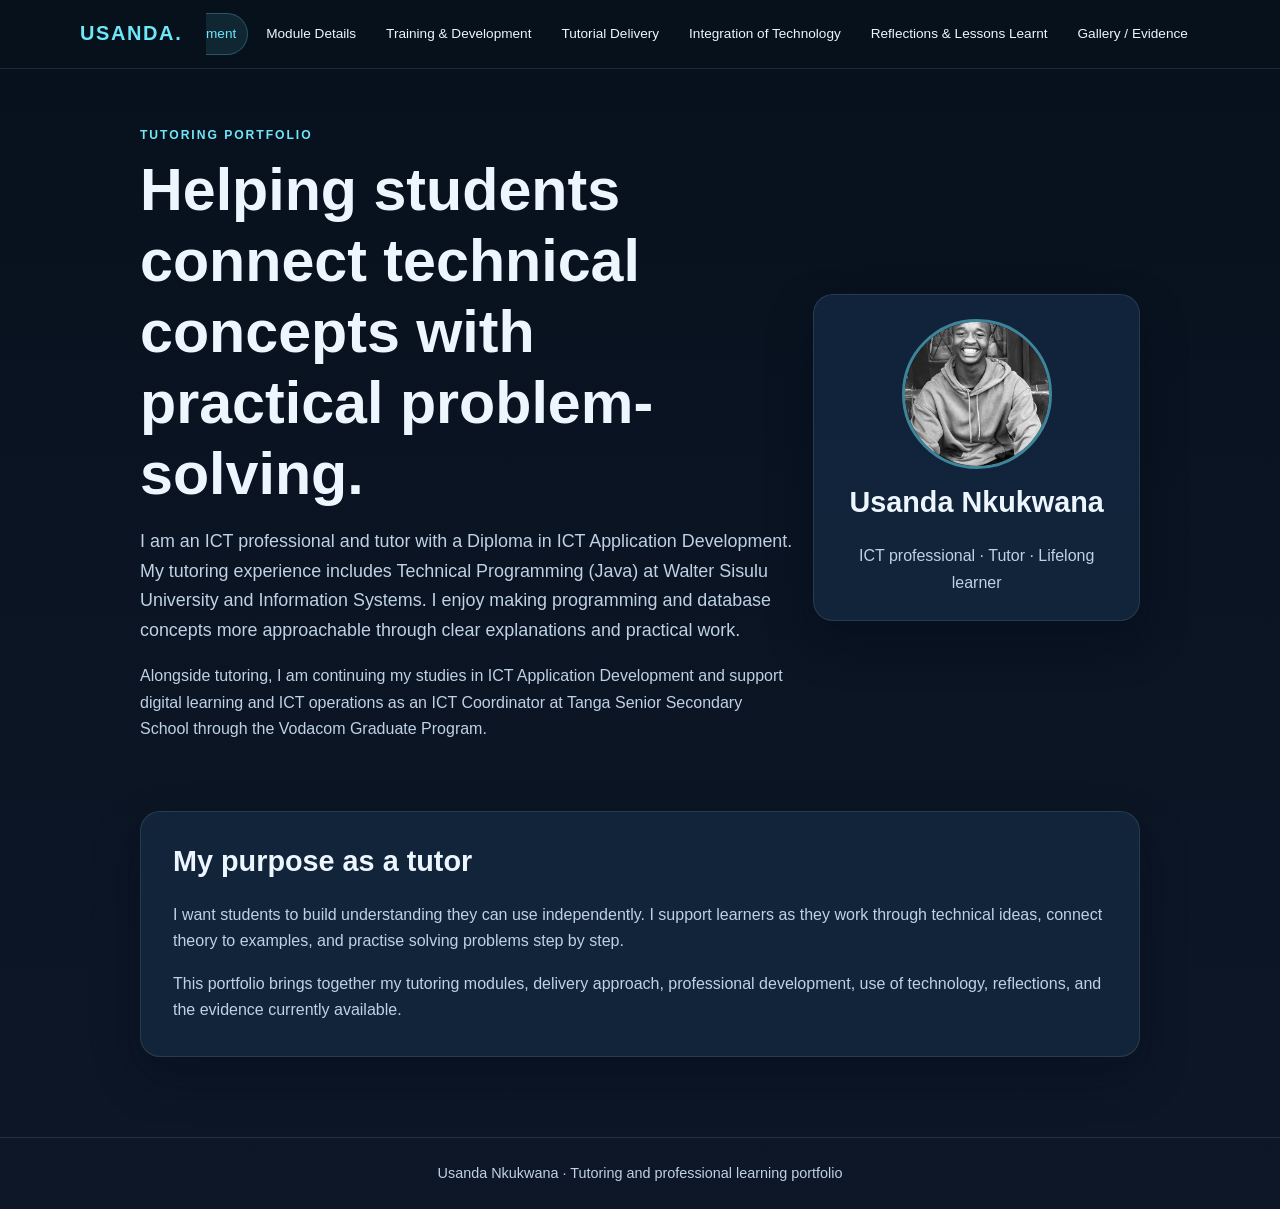
<file: index.html>
<!DOCTYPE html>
<html lang="en">
    <head>
        <meta charset="UTF-8">
        <meta name="viewport" content="width=device-width, initial-scale=1.0">
        <meta name="author" content="Usanda Nkukwana">
        <meta name="description" content="Tutoring experience, teaching practice, and professional development portfolio for Usanda Nkukwana.">
        <title>Personal Statement | Usanda Nkukwana</title>
        <link rel="stylesheet" href="tutor.css">
    </head>
    <body>
        <header class="site-header">
            <nav class="top-nav container" aria-label="Portfolio sections">
                <a class="brand" href="index.html">Usanda.</a>
                <ul>
                    <li><a href="index.html" aria-current="page">Personal Statement</a></li>
                    <li><a href="about.html">Module Details</a></li>
                    <li><a href="certificates.html">Training &amp; Development</a></li>
                    <li><a href="skills.html">Tutorial Delivery</a></li>
                    <li><a href="technology.html">Integration of Technology</a></li>
                    <li><a href="reflections.html">Reflections &amp; Lessons Learnt</a></li>
                    <li><a href="gallery.html">Gallery / Evidence</a></li>
                </ul>
            </nav>
        </header>

        <main class="page-shell">
            <section class="hero">
                <div class="page-intro">
                    <p class="eyebrow">Tutoring portfolio</p>
                    <h1>Helping students connect technical concepts with practical problem-solving.</h1>
                    <p class="lead">
                        I am an ICT professional and tutor with a Diploma in ICT Application Development. My tutoring experience includes Technical Programming (Java) at Walter Sisulu University and Information Systems. I enjoy making programming and database concepts more approachable through clear explanations and practical work.
                    </p>
                    <p>
                        Alongside tutoring, I am continuing my studies in ICT Application Development and support digital learning and ICT operations as an ICT Coordinator at Tanga Senior Secondary School through the Vodacom Graduate Program.
                    </p>
                </div>
                <aside class="profile-card">
                    <img class="avatar" src="profile.img.jpeg" alt="Usanda Nkukwana">
                    <h2>Usanda Nkukwana</h2>
                    <p>ICT professional · Tutor · Lifelong learner</p>
                </aside>
            </section>

            <section class="content-card">
                <h2>My purpose as a tutor</h2>
                <p>
                    I want students to build understanding they can use independently. I support learners as they work through technical ideas, connect theory to examples, and practise solving problems step by step.
                </p>
                <p>
                    This portfolio brings together my tutoring modules, delivery approach, professional development, use of technology, reflections, and the evidence currently available.
                </p>
            </section>
        </main>

        <footer class="site-footer">
            <p>Usanda Nkukwana · Tutoring and professional learning portfolio</p>
        </footer>
    </body>
</html>
</file>
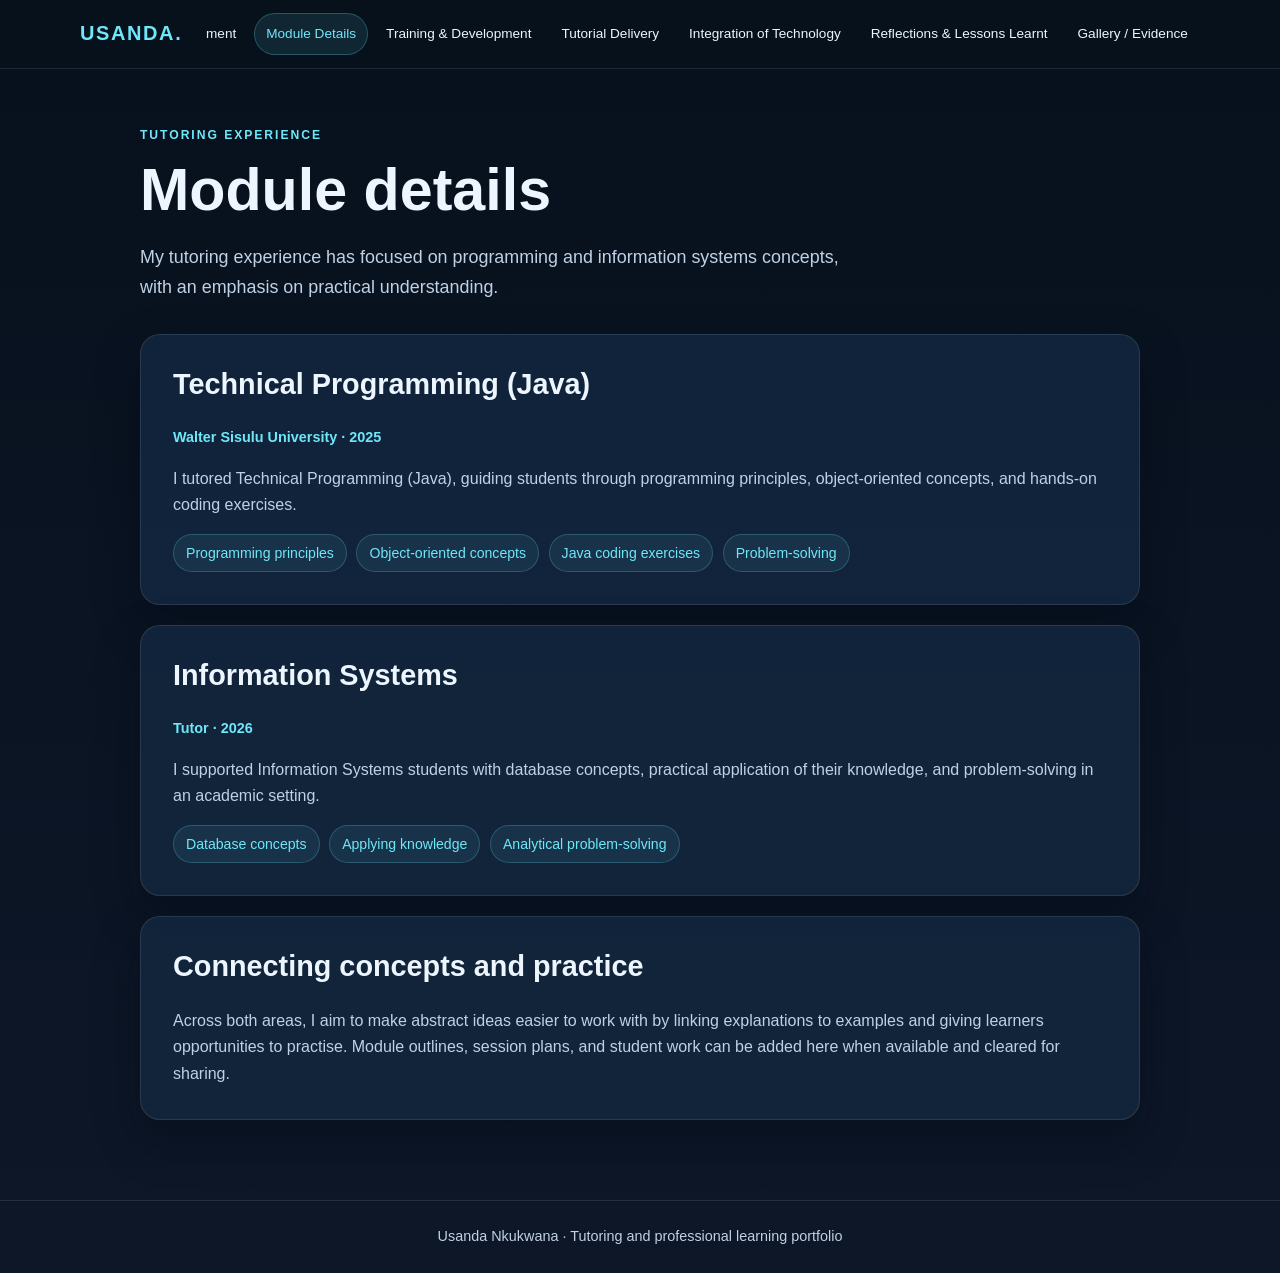
<file: about.html>
<!DOCTYPE html>
<html lang="en">
    <head>
        <meta charset="UTF-8">
        <meta name="viewport" content="width=device-width, initial-scale=1.0">
        <meta name="author" content="Usanda Nkukwana">
        <title>Module Details | Usanda Nkukwana</title>
        <link rel="stylesheet" href="tutor.css">
    </head>
    <body>
        <header class="site-header">
            <nav class="top-nav container" aria-label="Portfolio sections">
                <a class="brand" href="index.html">Usanda.</a>
                <ul>
                    <li><a href="index.html">Personal Statement</a></li>
                    <li><a href="about.html" aria-current="page">Module Details</a></li>
                    <li><a href="certificates.html">Training &amp; Development</a></li>
                    <li><a href="skills.html">Tutorial Delivery</a></li>
                    <li><a href="technology.html">Integration of Technology</a></li>
                    <li><a href="reflections.html">Reflections &amp; Lessons Learnt</a></li>
                    <li><a href="gallery.html">Gallery / Evidence</a></li>
                </ul>
            </nav>
        </header>

        <main class="page-shell">
            <section class="page-intro">
                <p class="eyebrow">Tutoring experience</p>
                <h1>Module details</h1>
                <p class="lead">My tutoring experience has focused on programming and information systems concepts, with an emphasis on practical understanding.</p>
            </section>
            <section class="content-card">
                <h2>Technical Programming (Java)</h2>
                <p class="meta">Walter Sisulu University · 2025</p>
                <p>I tutored Technical Programming (Java), guiding students through programming principles, object-oriented concepts, and hands-on coding exercises.</p>
                <ul class="tag-list" aria-label="Topics covered">
                    <li>Programming principles</li>
                    <li>Object-oriented concepts</li>
                    <li>Java coding exercises</li>
                    <li>Problem-solving</li>
                </ul>
            </section>
            <section class="content-card">
                <h2>Information Systems</h2>
                <p class="meta">Tutor · 2026</p>
                <p>I supported Information Systems students with database concepts, practical application of their knowledge, and problem-solving in an academic setting.</p>
                <ul class="tag-list" aria-label="Topics covered">
                    <li>Database concepts</li>
                    <li>Applying knowledge</li>
                    <li>Analytical problem-solving</li>
                </ul>
            </section>
            <section class="content-card">
                <h2>Connecting concepts and practice</h2>
                <p>Across both areas, I aim to make abstract ideas easier to work with by linking explanations to examples and giving learners opportunities to practise. Module outlines, session plans, and student work can be added here when available and cleared for sharing.</p>
            </section>
        </main>
        <footer class="site-footer"><p>Usanda Nkukwana · Tutoring and professional learning portfolio</p></footer>
    </body>
</html>
</file>
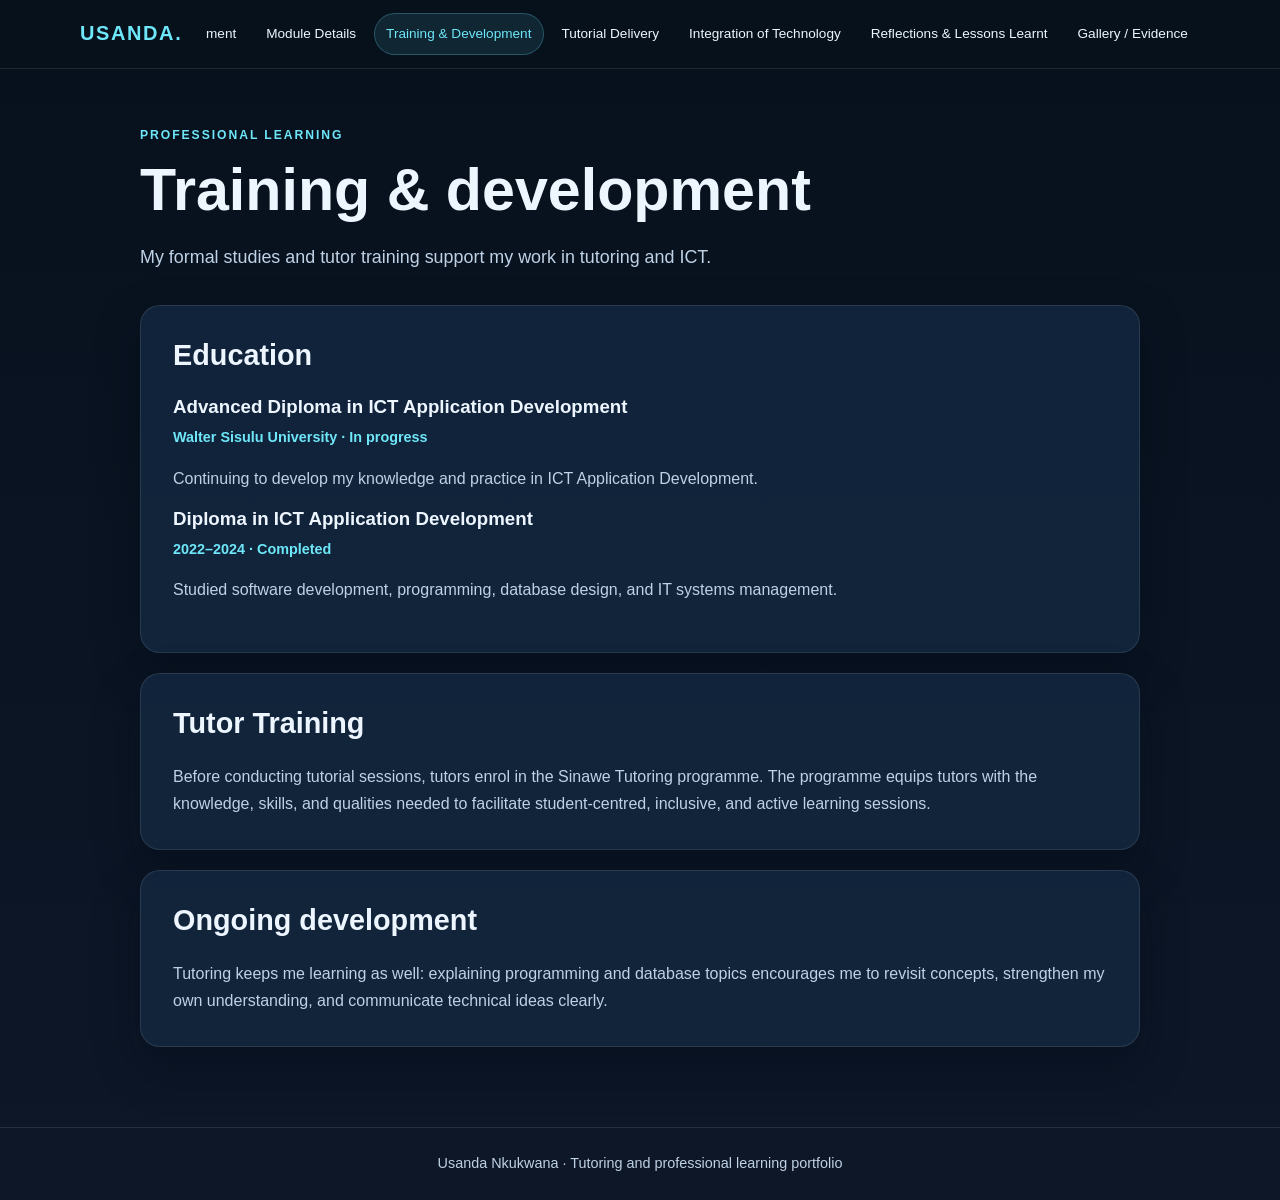
<file: certificates.html>
<!DOCTYPE html>
<html lang="en">
    <head>
        <meta charset="UTF-8">
        <meta name="viewport" content="width=device-width, initial-scale=1.0">
        <meta name="author" content="Usanda Nkukwana">
        <title>Training &amp; Development | Usanda Nkukwana</title>
        <link rel="stylesheet" href="tutor.css">
    </head>
    <body>
        <header class="site-header">
            <nav class="top-nav container" aria-label="Portfolio sections">
                <a class="brand" href="index.html">Usanda.</a>
                <ul>
                    <li><a href="index.html">Personal Statement</a></li>
                    <li><a href="about.html">Module Details</a></li>
                    <li><a href="certificates.html" aria-current="page">Training &amp; Development</a></li>
                    <li><a href="skills.html">Tutorial Delivery</a></li>
                    <li><a href="technology.html">Integration of Technology</a></li>
                    <li><a href="reflections.html">Reflections &amp; Lessons Learnt</a></li>
                    <li><a href="gallery.html">Gallery / Evidence</a></li>
                </ul>
            </nav>
        </header>

        <main class="page-shell">
            <section class="page-intro">
                <p class="eyebrow">Professional learning</p>
                <h1>Training &amp; development</h1>
                <p class="lead">My formal studies and tutor training support my work in tutoring and ICT.</p>
            </section>
            <section class="content-card">
                <h2>Education</h2>
                <article>
                    <h3>Advanced Diploma in ICT Application Development</h3>
                    <p class="meta">Walter Sisulu University · In progress</p>
                    <p>Continuing to develop my knowledge and practice in ICT Application Development.</p>
                </article>
                <article>
                    <h3>Diploma in ICT Application Development</h3>
                    <p class="meta">2022–2024 · Completed</p>
                    <p>Studied software development, programming, database design, and IT systems management.</p>
                </article>
            </section>
            <section class="content-card">
                <h2>Tutor Training</h2>
                <p>Before conducting tutorial sessions, tutors enrol in the Sinawe Tutoring programme. The programme equips tutors with the knowledge, skills, and qualities needed to facilitate student-centred, inclusive, and active learning sessions.</p>
            </section>
            <section class="content-card">
                <h2>Ongoing development</h2>
                <p>Tutoring keeps me learning as well: explaining programming and database topics encourages me to revisit concepts, strengthen my own understanding, and communicate technical ideas clearly.</p>
            </section>
        </main>
        <footer class="site-footer"><p>Usanda Nkukwana · Tutoring and professional learning portfolio</p></footer>
    </body>
</html>
</file>
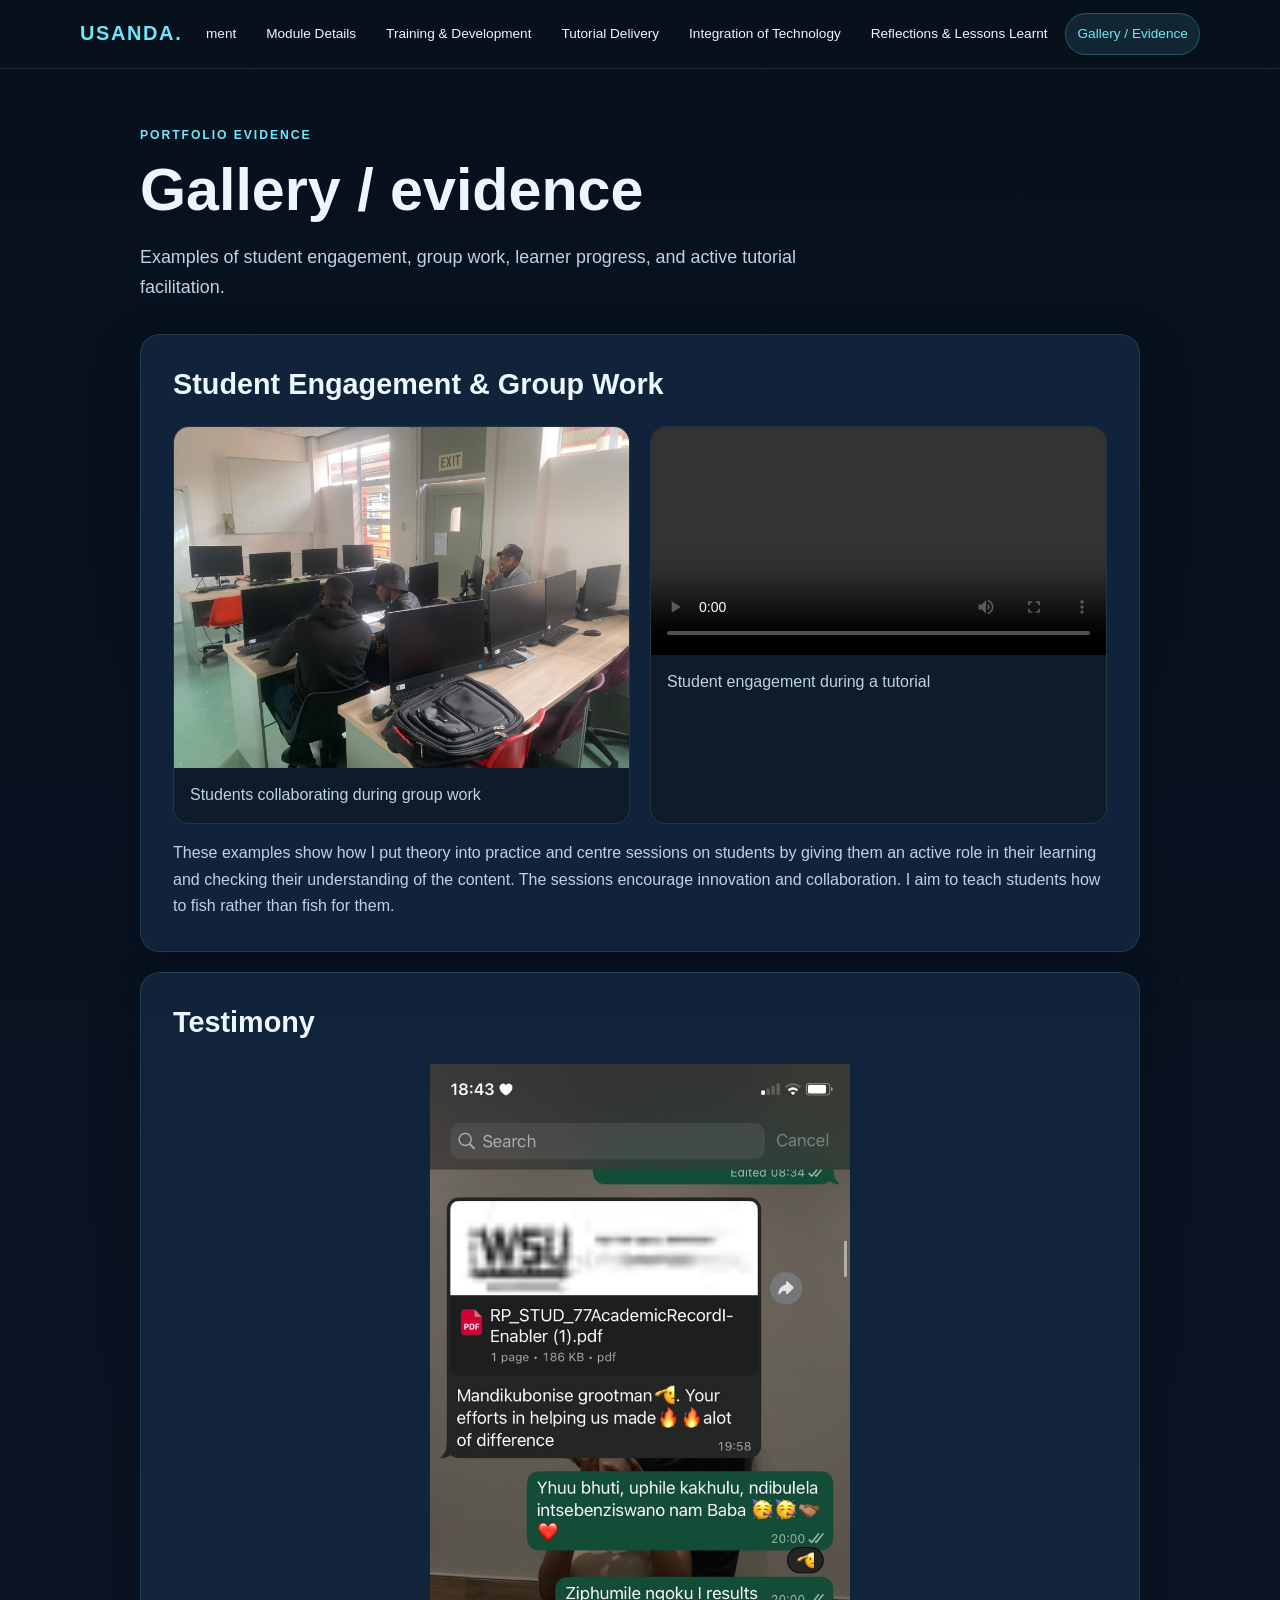
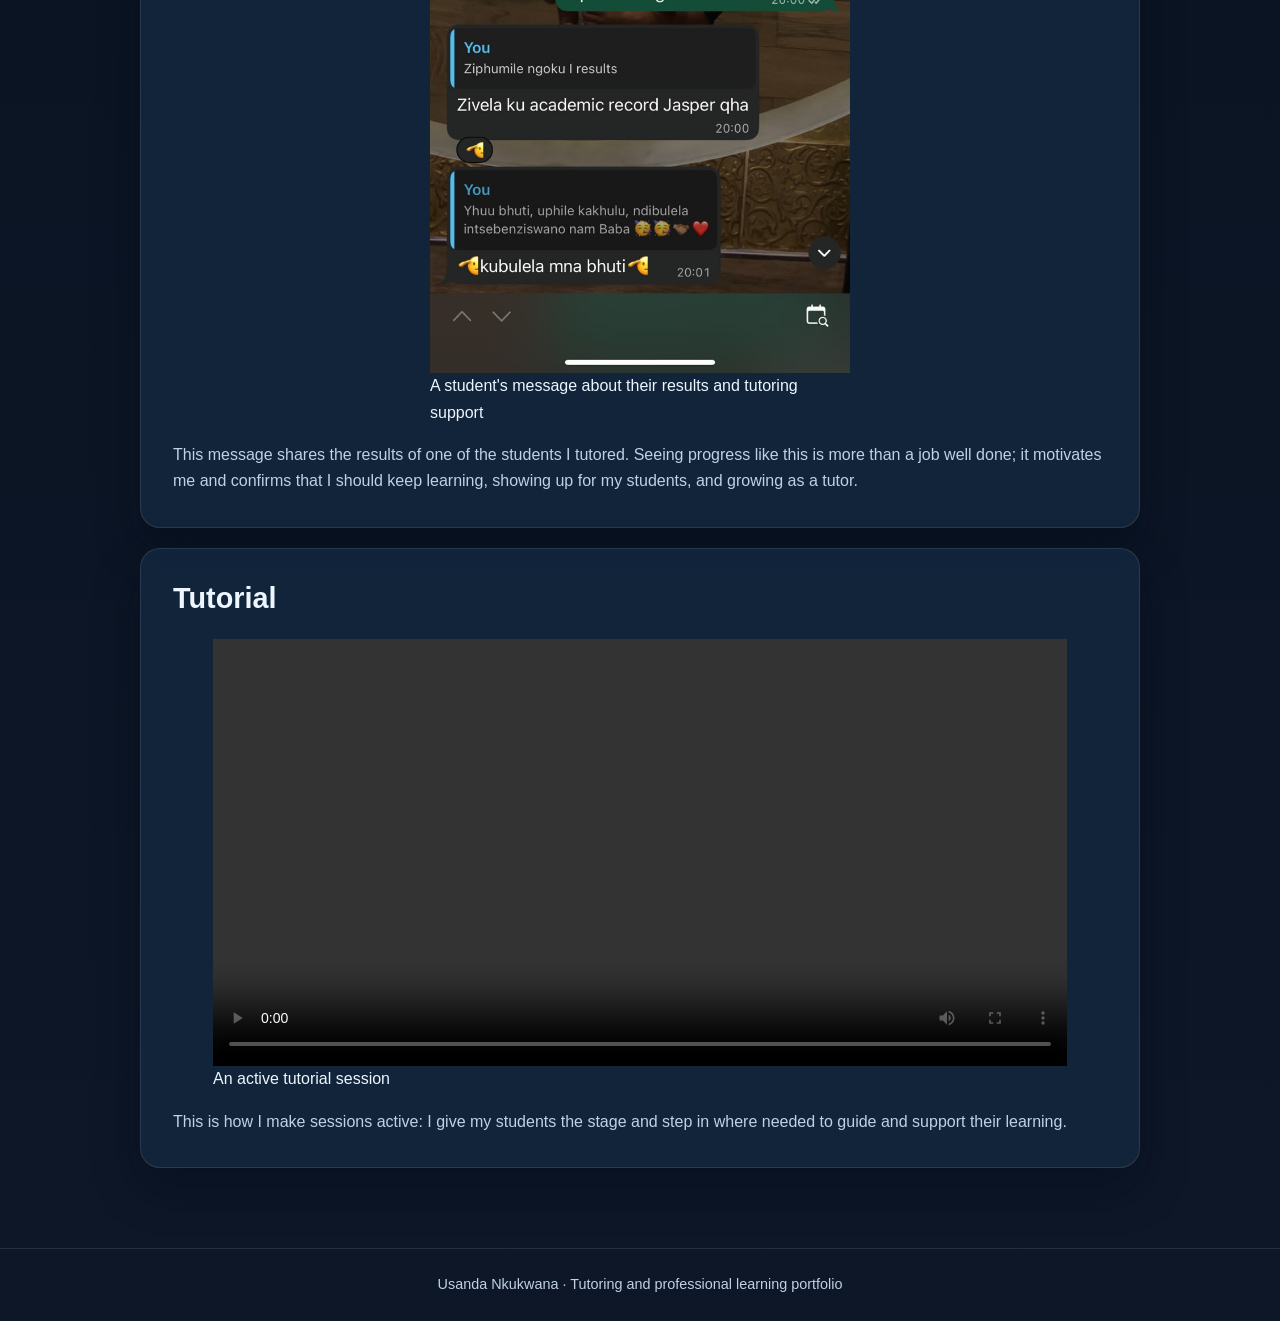
<file: gallery.html>
<!DOCTYPE html>
<html lang="en">
    <head>
        <meta charset="UTF-8">
        <meta name="viewport" content="width=device-width, initial-scale=1.0">
        <meta name="author" content="Usanda Nkukwana">
        <title>Gallery / Evidence | Usanda Nkukwana</title>
        <link rel="stylesheet" href="tutor.css">
    </head>
    <body>
        <header class="site-header">
            <nav class="top-nav container" aria-label="Portfolio sections">
                <a class="brand" href="index.html">Usanda.</a>
                <ul>
                    <li><a href="index.html">Personal Statement</a></li>
                    <li><a href="about.html">Module Details</a></li>
                    <li><a href="certificates.html">Training &amp; Development</a></li>
                    <li><a href="skills.html">Tutorial Delivery</a></li>
                    <li><a href="technology.html">Integration of Technology</a></li>
                    <li><a href="reflections.html">Reflections &amp; Lessons Learnt</a></li>
                    <li><a href="gallery.html" aria-current="page">Gallery / Evidence</a></li>
                </ul>
            </nav>
        </header>

        <main class="page-shell">
            <section class="page-intro">
                <p class="eyebrow">Portfolio evidence</p>
                <h1>Gallery / evidence</h1>
                <p class="lead">Examples of student engagement, group work, learner progress, and active tutorial facilitation.</p>
            </section>
            <section class="content-card">
                <h2>Student Engagement &amp; Group Work</h2>
                <div class="gallery-grid">
                    <figure>
                        <img src="Group%20work.jpeg" alt="Students working together at computers during a tutorial">
                        <figcaption>Students collaborating during group work</figcaption>
                    </figure>
                    <figure>
                        <video controls playsinline preload="metadata">
                            <source src="Student%20Engagement.mp4" type="video/mp4">
                            Your browser does not support embedded video.
                        </video>
                        <figcaption>Student engagement during a tutorial</figcaption>
                    </figure>
                </div>
                <p>These examples show how I put theory into practice and centre sessions on students by giving them an active role in their learning and checking their understanding of the content. The sessions encourage innovation and collaboration. I aim to teach students how to fish rather than fish for them.</p>
            </section>
            <section class="content-card">
                <h2>Testimony</h2>
                <figure class="gallery-testimony">
                    <img src="Testimony.jpeg" alt="A student's message sharing their academic results and appreciation">
                    <figcaption>A student's message about their results and tutoring support</figcaption>
                </figure>
                <p>This message shares the results of one of the students I tutored. Seeing progress like this is more than a job well done; it motivates me and confirms that I should keep learning, showing up for my students, and growing as a tutor.</p>
            </section>
            <section class="content-card">
                <h2>Tutorial</h2>
                <figure class="gallery-tutorial">
                    <video controls playsinline preload="metadata">
                        <source src="tutorial.mp4" type="video/mp4">
                        Your browser does not support embedded video.
                    </video>
                    <figcaption>An active tutorial session</figcaption>
                </figure>
                <p>This is how I make sessions active: I give my students the stage and step in where needed to guide and support their learning.</p>
            </section>
        </main>
        <footer class="site-footer"><p>Usanda Nkukwana · Tutoring and professional learning portfolio</p></footer>
    </body>
</html>
</file>
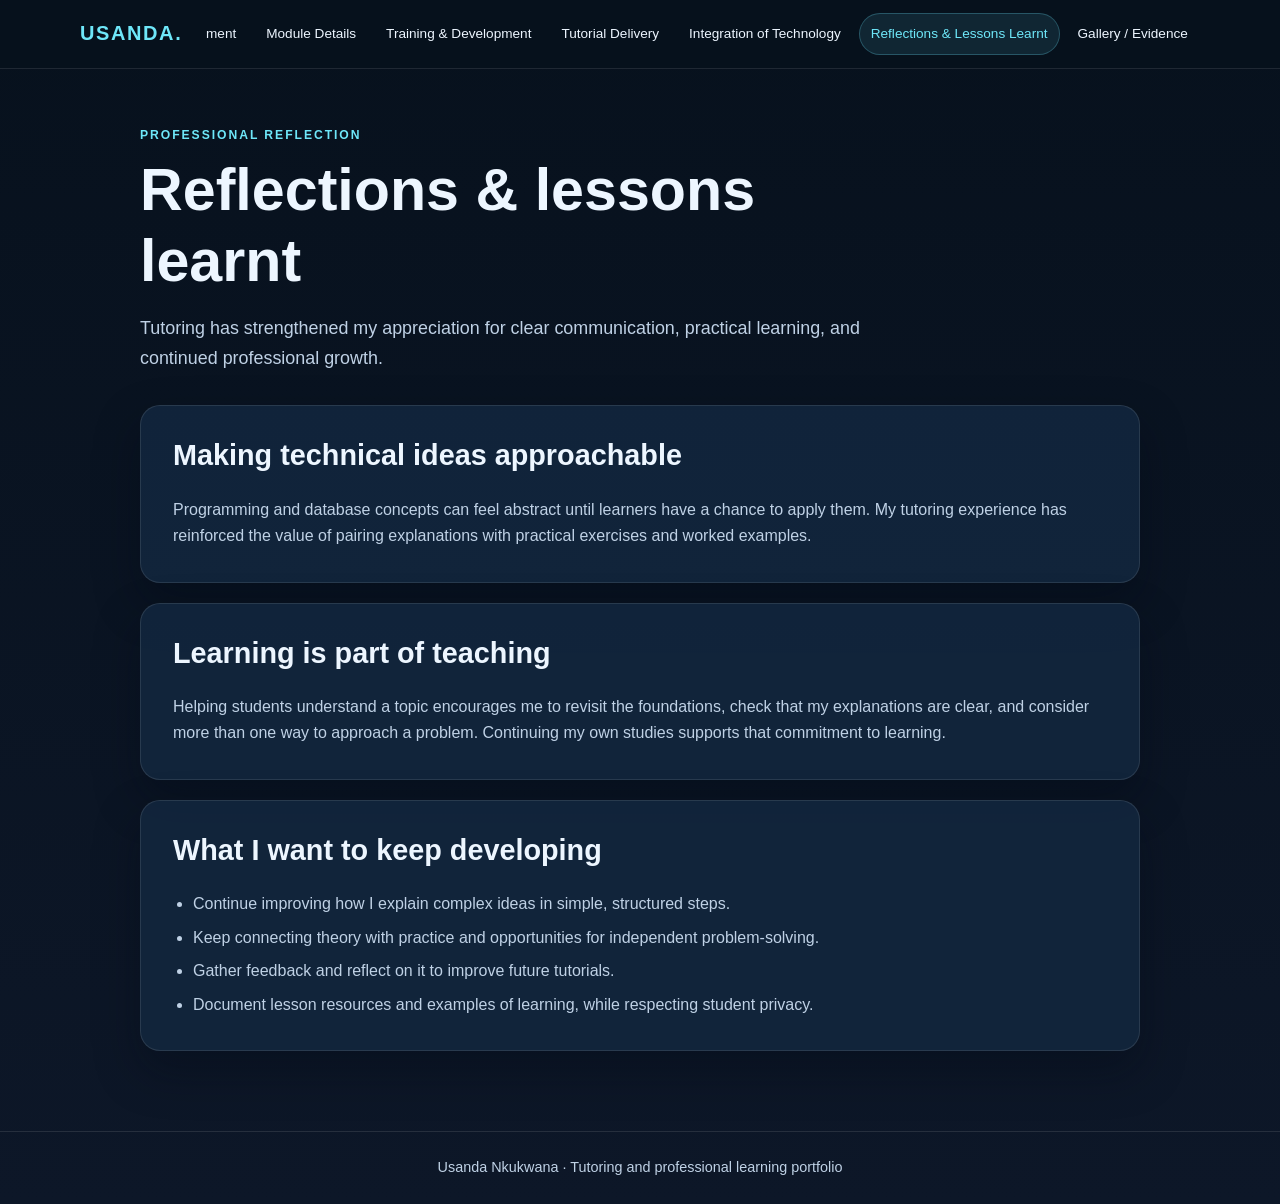
<file: reflections.html>
<!DOCTYPE html>
<html lang="en">
    <head>
        <meta charset="UTF-8">
        <meta name="viewport" content="width=device-width, initial-scale=1.0">
        <meta name="author" content="Usanda Nkukwana">
        <title>Reflections &amp; Lessons Learnt | Usanda Nkukwana</title>
        <link rel="stylesheet" href="tutor.css">
    </head>
    <body>
        <header class="site-header">
            <nav class="top-nav container" aria-label="Portfolio sections">
                <a class="brand" href="index.html">Usanda.</a>
                <ul>
                    <li><a href="index.html">Personal Statement</a></li>
                    <li><a href="about.html">Module Details</a></li>
                    <li><a href="certificates.html">Training &amp; Development</a></li>
                    <li><a href="skills.html">Tutorial Delivery</a></li>
                    <li><a href="technology.html">Integration of Technology</a></li>
                    <li><a href="reflections.html" aria-current="page">Reflections &amp; Lessons Learnt</a></li>
                    <li><a href="gallery.html">Gallery / Evidence</a></li>
                </ul>
            </nav>
        </header>

        <main class="page-shell">
            <section class="page-intro">
                <p class="eyebrow">Professional reflection</p>
                <h1>Reflections &amp; lessons learnt</h1>
                <p class="lead">Tutoring has strengthened my appreciation for clear communication, practical learning, and continued professional growth.</p>
            </section>
            <section class="content-card">
                <h2>Making technical ideas approachable</h2>
                <p>Programming and database concepts can feel abstract until learners have a chance to apply them. My tutoring experience has reinforced the value of pairing explanations with practical exercises and worked examples.</p>
            </section>
            <section class="content-card">
                <h2>Learning is part of teaching</h2>
                <p>Helping students understand a topic encourages me to revisit the foundations, check that my explanations are clear, and consider more than one way to approach a problem. Continuing my own studies supports that commitment to learning.</p>
            </section>
            <section class="content-card">
                <h2>What I want to keep developing</h2>
                <ul class="bullet-list">
                    <li>Continue improving how I explain complex ideas in simple, structured steps.</li>
                    <li>Keep connecting theory with practice and opportunities for independent problem-solving.</li>
                    <li>Gather feedback and reflect on it to improve future tutorials.</li>
                    <li>Document lesson resources and examples of learning, while respecting student privacy.</li>
                </ul>
            </section>
        </main>
        <footer class="site-footer"><p>Usanda Nkukwana · Tutoring and professional learning portfolio</p></footer>
    </body>
</html>
</file>
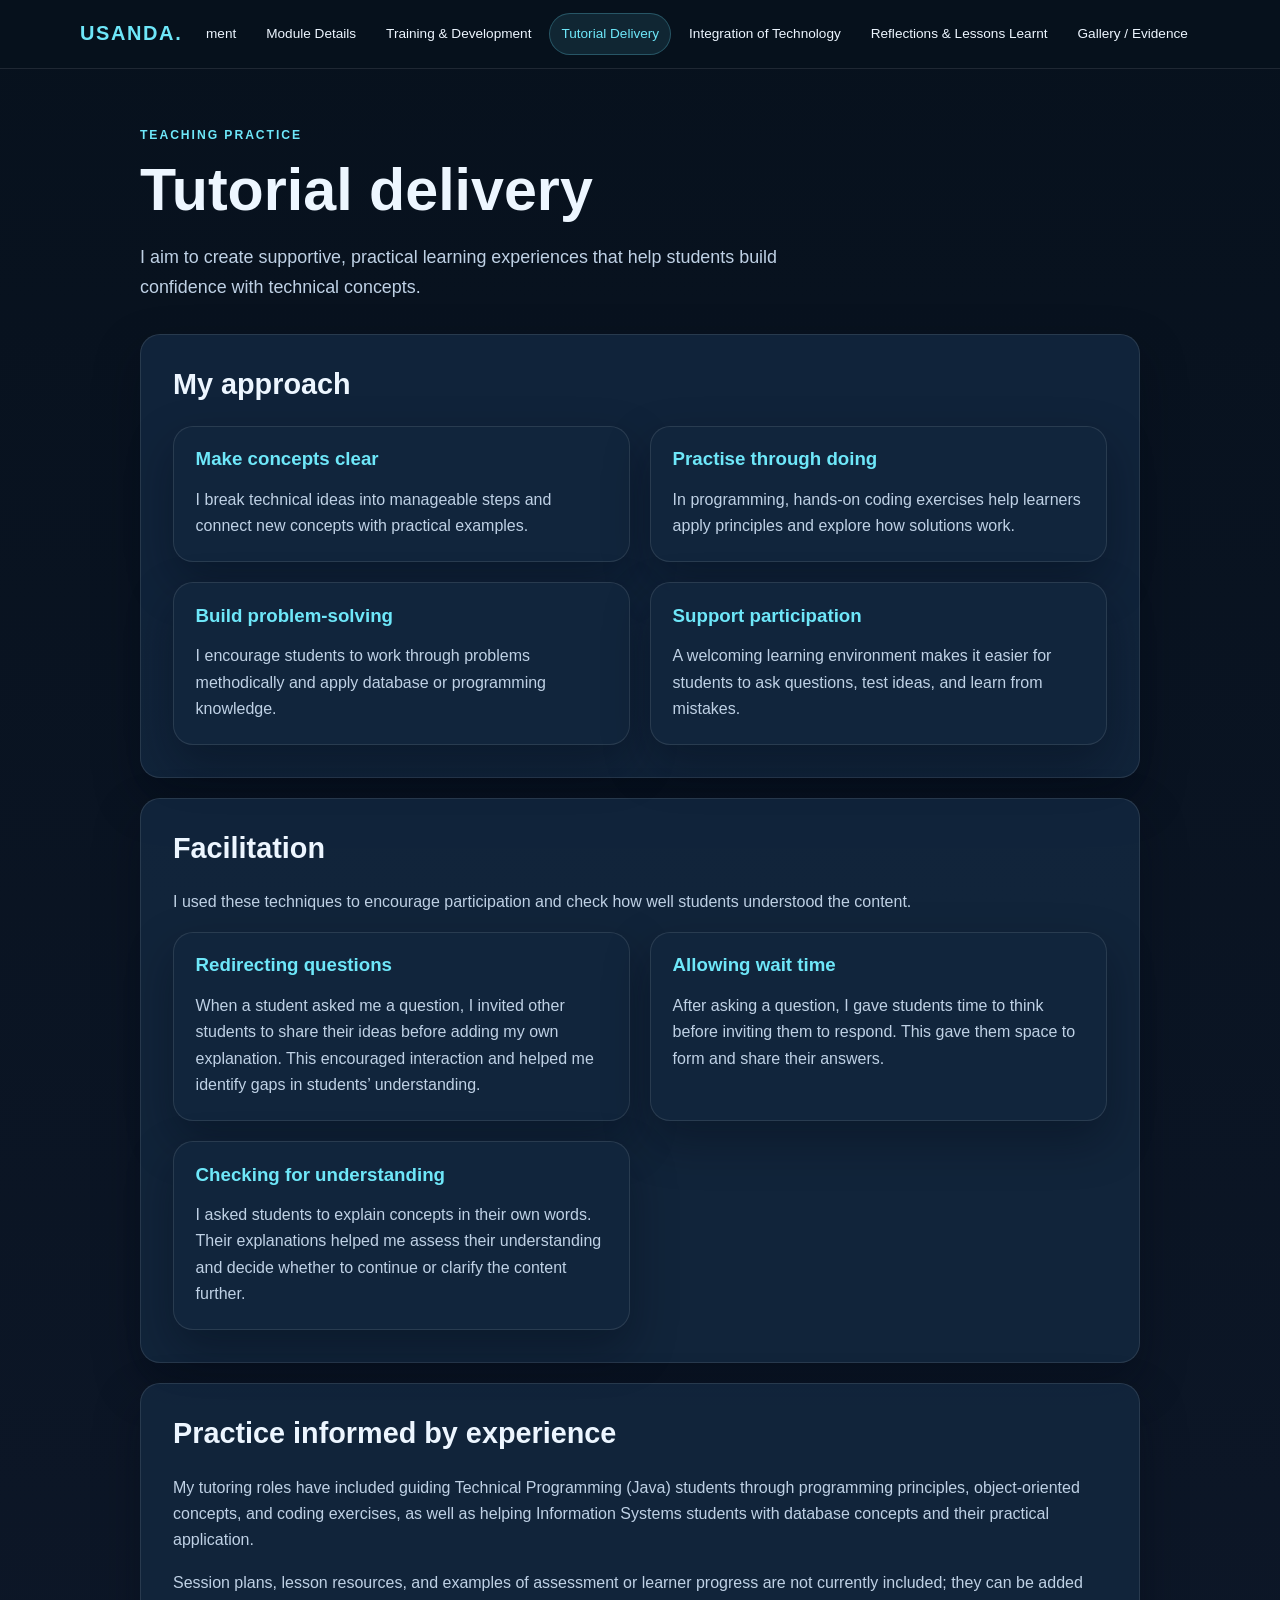
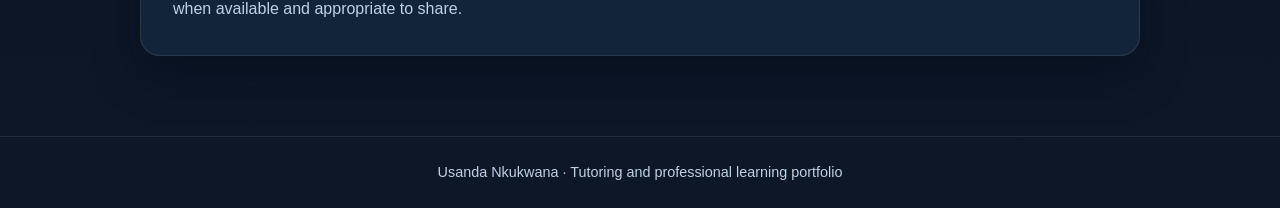
<file: skills.html>
<!DOCTYPE html>
<html lang="en">
    <head>
        <meta charset="UTF-8">
        <meta name="viewport" content="width=device-width, initial-scale=1.0">
        <meta name="author" content="Usanda Nkukwana">
        <title>Tutorial Delivery | Usanda Nkukwana</title>
        <link rel="stylesheet" href="tutor.css">
    </head>
    <body>
        <header class="site-header">
            <nav class="top-nav container" aria-label="Portfolio sections">
                <a class="brand" href="index.html">Usanda.</a>
                <ul>
                    <li><a href="index.html">Personal Statement</a></li>
                    <li><a href="about.html">Module Details</a></li>
                    <li><a href="certificates.html">Training &amp; Development</a></li>
                    <li><a href="skills.html" aria-current="page">Tutorial Delivery</a></li>
                    <li><a href="technology.html">Integration of Technology</a></li>
                    <li><a href="reflections.html">Reflections &amp; Lessons Learnt</a></li>
                    <li><a href="gallery.html">Gallery / Evidence</a></li>
                </ul>
            </nav>
        </header>

        <main class="page-shell">
            <section class="page-intro">
                <p class="eyebrow">Teaching practice</p>
                <h1>Tutorial delivery</h1>
                <p class="lead">I aim to create supportive, practical learning experiences that help students build confidence with technical concepts.</p>
            </section>
            <section class="content-card">
                <h2>My approach</h2>
                <div class="feature-grid">
                    <article class="feature-card">
                        <h3>Make concepts clear</h3>
                        <p>I break technical ideas into manageable steps and connect new concepts with practical examples.</p>
                    </article>
                    <article class="feature-card">
                        <h3>Practise through doing</h3>
                        <p>In programming, hands-on coding exercises help learners apply principles and explore how solutions work.</p>
                    </article>
                    <article class="feature-card">
                        <h3>Build problem-solving</h3>
                        <p>I encourage students to work through problems methodically and apply database or programming knowledge.</p>
                    </article>
                    <article class="feature-card">
                        <h3>Support participation</h3>
                        <p>A welcoming learning environment makes it easier for students to ask questions, test ideas, and learn from mistakes.</p>
                    </article>
                </div>
            </section>
            <section class="content-card">
                <h2>Facilitation </h2>
                <p>I used these techniques to encourage participation and check how well students understood the content.</p>
                <div class="feature-grid">
                    <article class="feature-card">
                        <h3>Redirecting questions</h3>
                        <p>When a student asked me a question, I invited other students to share their ideas before adding my own explanation. This encouraged interaction and helped me identify gaps in students’ understanding.</p>
                    </article>
                    <article class="feature-card">
                        <h3>Allowing wait time</h3>
                        <p>After asking a question, I gave students time to think before inviting them to respond. This gave them space to form and share their answers.</p>
                    </article>
                    <article class="feature-card">
                        <h3>Checking for understanding</h3>
                        <p>I asked students to explain concepts in their own words. Their explanations helped me assess their understanding and decide whether to continue or clarify the content further.</p>
                    </article>
                </div>
            </section>
            <section class="content-card">
                <h2>Practice informed by experience</h2>
                <p>My tutoring roles have included guiding Technical Programming (Java) students through programming principles, object-oriented concepts, and coding exercises, as well as helping Information Systems students with database concepts and their practical application.</p>
                <p>Session plans, lesson resources, and examples of assessment or learner progress are not currently included; they can be added when available and appropriate to share.</p>
            </section>
        </main>
        <footer class="site-footer"><p>Usanda Nkukwana · Tutoring and professional learning portfolio</p></footer>
    </body>
</html>
</file>
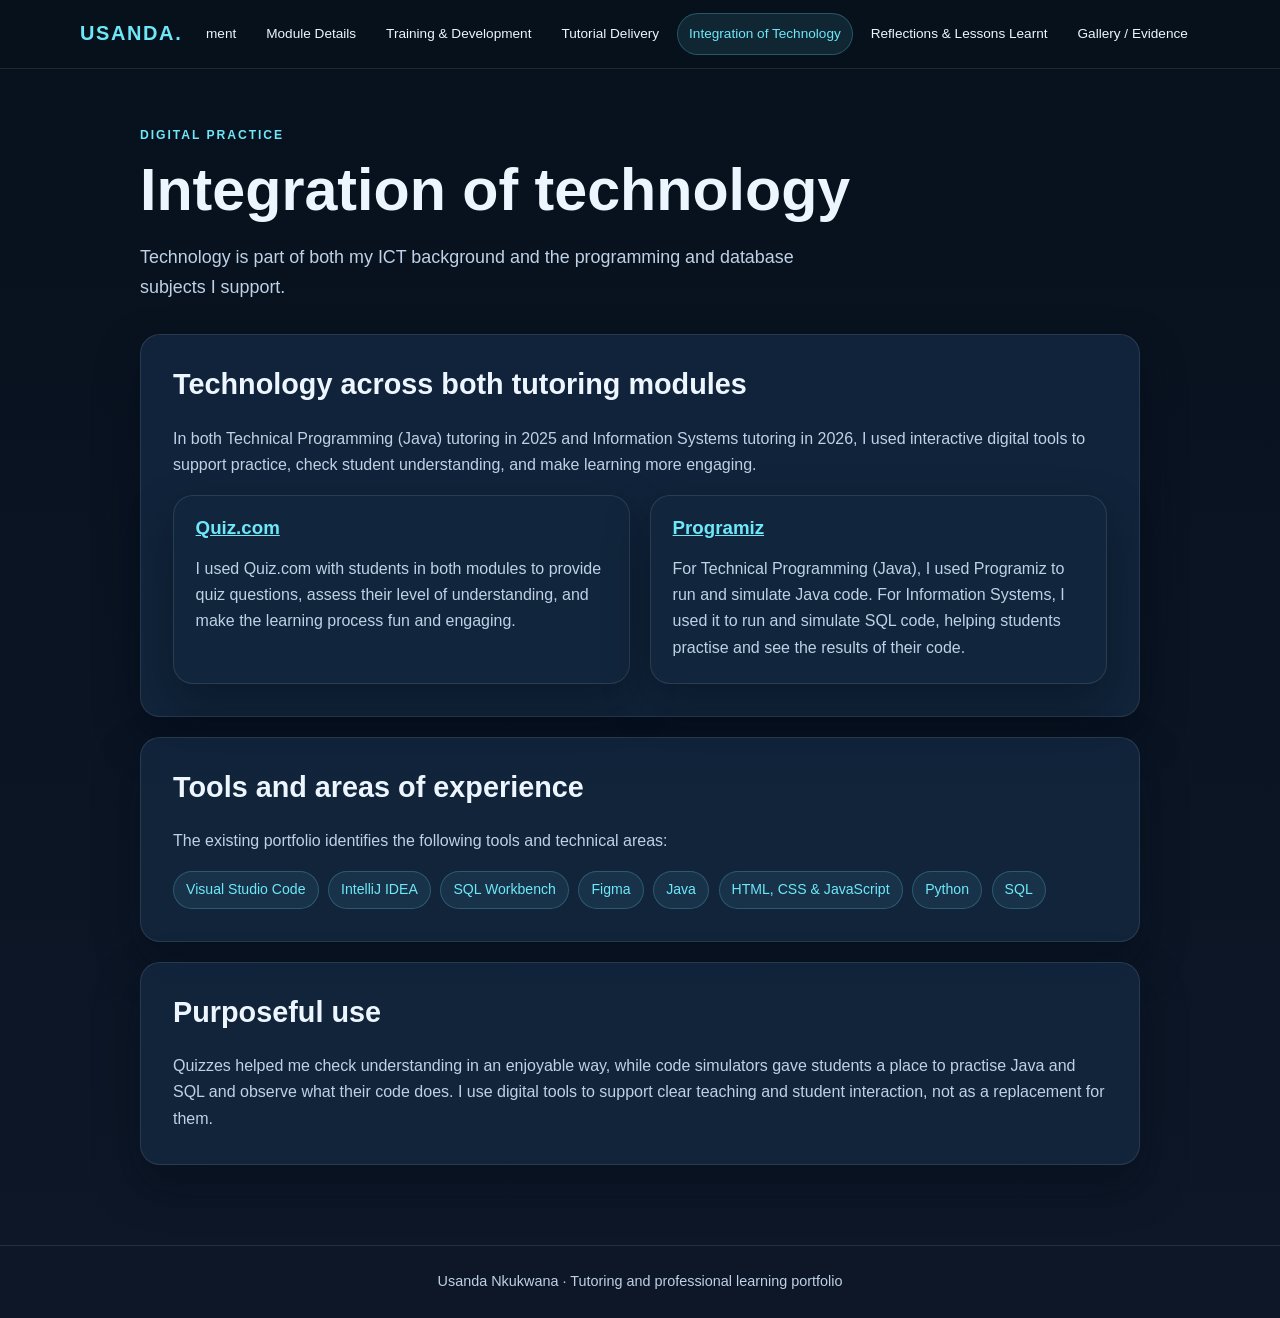
<file: technology.html>
<!DOCTYPE html>
<html lang="en">
    <head>
        <meta charset="UTF-8">
        <meta name="viewport" content="width=device-width, initial-scale=1.0">
        <meta name="author" content="Usanda Nkukwana">
        <title>Integration of Technology | Usanda Nkukwana</title>
        <link rel="stylesheet" href="tutor.css">
    </head>
    <body>
        <header class="site-header">
            <nav class="top-nav container" aria-label="Portfolio sections">
                <a class="brand" href="index.html">Usanda.</a>
                <ul>
                    <li><a href="index.html">Personal Statement</a></li>
                    <li><a href="about.html">Module Details</a></li>
                    <li><a href="certificates.html">Training &amp; Development</a></li>
                    <li><a href="skills.html">Tutorial Delivery</a></li>
                    <li><a href="technology.html" aria-current="page">Integration of Technology</a></li>
                    <li><a href="reflections.html">Reflections &amp; Lessons Learnt</a></li>
                    <li><a href="gallery.html">Gallery / Evidence</a></li>
                </ul>
            </nav>
        </header>

        <main class="page-shell">
            <section class="page-intro">
                <p class="eyebrow">Digital practice</p>
                <h1>Integration of technology</h1>
                <p class="lead">Technology is part of both my ICT background and the programming and database subjects I support.</p>
            </section>
            <section class="content-card">
                <h2>Technology across both tutoring modules</h2>
                <p>In both Technical Programming (Java) tutoring in 2025 and Information Systems tutoring in 2026, I used interactive digital tools to support practice, check student understanding, and make learning more engaging.</p>
                <div class="feature-grid">
                    <article class="feature-card">
                        <h3><a href="https://quiz.com/" target="_blank" rel="noopener noreferrer">Quiz.com</a></h3>
                        <p>I used Quiz.com with students in both modules to provide quiz questions, assess their level of understanding, and make the learning process fun and engaging.</p>
                    </article>
                    <article class="feature-card">
                        <h3><a href="https://www.programiz.com/" target="_blank" rel="noopener noreferrer">Programiz</a></h3>
                        <p>For Technical Programming (Java), I used Programiz to run and simulate Java code. For Information Systems, I used it to run and simulate SQL code, helping students practise and see the results of their code.</p>
                    </article>
                </div>
            </section>
            
            <section class="content-card">
                <h2>Tools and areas of experience</h2>
                <p>The existing portfolio identifies the following tools and technical areas:</p>
                <ul class="tag-list" aria-label="Tools and technologies">
                    <li>Visual Studio Code</li>
                    <li>IntelliJ IDEA</li>
                    <li>SQL Workbench</li>
                    <li>Figma</li>
                    <li>Java</li>
                    <li>HTML, CSS &amp; JavaScript</li>
                    <li>Python</li>
                    <li>SQL</li>
                </ul>
            </section>
            <section class="content-card">
                <h2>Purposeful use</h2>
                <p>Quizzes helped me check understanding in an enjoyable way, while code simulators gave students a place to practise Java and SQL and observe what their code does. I use digital tools to support clear teaching and student interaction, not as a replacement for them.</p>
            </section>
        </main>
        <footer class="site-footer"><p>Usanda Nkukwana · Tutoring and professional learning portfolio</p></footer>
    </body>
</html>
</file>
<file: tutor.css>
:root {
    --bg: #07111d;
    --panel: #12263d;
    --card: #0d1b2a;
    --primary: #6ee7f9;
    --primary-strong: #39c3d7;
    --text: #edf6ff;
    --muted: #bfd1e5;
    --accent: #8ef0a1;
    --border: rgba(255, 255, 255, 0.1);
    --shadow: 0 20px 45px rgba(2, 8, 20, 0.35);
}

* {
    box-sizing: border-box;
}

html {
    scroll-behavior: smooth;
}

body {
    margin: 0;
    font-family: Arial, Helvetica, sans-serif;
    background: linear-gradient(180deg, var(--bg) 0%, #0d1728 100%);
    color: var(--text);
    line-height: 1.65;
}

a {
    color: var(--primary);
}

a:hover {
    color: var(--accent);
}

img {
    display: block;
    max-width: 100%;
}

.container,
.top-nav {
    width: min(1120px, 92%);
    margin: 0 auto;
}

.site-header {
    position: sticky;
    top: 0;
    z-index: 10;
    background: rgba(7, 17, 29, 0.94);
    border-bottom: 1px solid var(--border);
    backdrop-filter: blur(14px);
}

.top-nav {
    display: flex;
    align-items: center;
    gap: 1.5rem;
    padding: 0.8rem 0;
}

.brand {
    flex: 0 0 auto;
    color: var(--primary);
    font-size: 1.25rem;
    font-weight: 800;
    letter-spacing: 0.08em;
    text-decoration: none;
    text-transform: uppercase;
}

.top-nav ul {
    display: flex;
    flex: 1;
    justify-content: flex-end;
    gap: 0.35rem;
    margin: 0;
    padding: 0;
    overflow-x: auto;
    list-style: none;
}

.top-nav a:not(.brand) {
    display: block;
    padding: 0.55rem 0.7rem;
    border: 1px solid transparent;
    border-radius: 999px;
    color: var(--text);
    font-size: 0.85rem;
    text-decoration: none;
    white-space: nowrap;
}

.top-nav a:not(.brand):hover,
.top-nav a[aria-current="page"] {
    border-color: rgba(110, 231, 249, 0.25);
    background: rgba(110, 231, 249, 0.1);
    color: var(--primary);
}

.page-shell {
    width: min(1000px, 90%);
    min-height: calc(100vh - 145px);
    margin: 0 auto;
    padding: 3.5rem 0 5rem;
}

.page-intro {
    max-width: 780px;
    margin-bottom: 2rem;
}

.eyebrow {
    margin: 0 0 0.6rem;
    color: var(--primary);
    font-size: 0.76rem;
    font-weight: 700;
    letter-spacing: 0.16em;
    text-transform: uppercase;
}

h1,
h2,
h3 {
    line-height: 1.2;
}

h1 {
    margin: 0 0 1rem;
    font-size: clamp(2.25rem, 5vw, 3.7rem);
}

h2 {
    margin-top: 0;
    font-size: clamp(1.35rem, 3vw, 1.8rem);
}

h3 {
    margin: 0 0 0.45rem;
}

p,
li {
    color: var(--muted);
}

.lead {
    max-width: 720px;
    font-size: 1.12rem;
}

.content-card,
.feature-card,
.profile-card,
.evidence-card {
    border: 1px solid var(--border);
    border-radius: 20px;
    background: rgba(18, 38, 61, 0.9);
    box-shadow: var(--shadow);
}

.content-card {
    margin-top: 1.25rem;
    padding: clamp(1.25rem, 3vw, 2rem);
}

.content-card > :last-child,
.feature-card > :last-child {
    margin-bottom: 0;
}

.feature-grid,
.evidence-grid,
.gallery-grid,
.hero {
    display: grid;
    grid-template-columns: repeat(2, minmax(0, 1fr));
    gap: 1.25rem;
}

.feature-card,
.evidence-card {
    padding: 1.35rem;
}

.feature-card h3,
.evidence-card h3 {
    color: var(--primary);
}

.meta {
    margin: 0.25rem 0 0.65rem;
    color: var(--primary);
    font-size: 0.9rem;
    font-weight: 700;
}

.bullet-list {
    margin: 0;
    padding-left: 1.25rem;
}

.bullet-list li + li {
    margin-top: 0.45rem;
}

.hero {
    grid-template-columns: 1.4fr 0.7fr;
    align-items: center;
}

.profile-card {
    padding: 1.5rem;
    text-align: center;
}

.avatar {
    width: 150px;
    height: 150px;
    margin: 0 auto 1rem;
    border: 3px solid rgba(110, 231, 249, 0.5);
    border-radius: 50%;
    object-fit: cover;
}

.profile-card p {
    margin-bottom: 0;
}

.tag-list {
    display: flex;
    flex-wrap: wrap;
    gap: 0.6rem;
    margin: 1rem 0 0;
    padding: 0;
    list-style: none;
}

.tag-list li {
    padding: 0.4rem 0.75rem;
    border: 1px solid rgba(110, 231, 249, 0.22);
    border-radius: 999px;
    background: rgba(110, 231, 249, 0.08);
    color: var(--primary);
    font-size: 0.88rem;
}

.gallery-grid {
    grid-template-columns: repeat(2, minmax(0, 1fr));
}

.gallery-grid figure {
    margin: 0;
    overflow: hidden;
    border: 1px solid var(--border);
    border-radius: 16px;
    background: var(--card);
}

.gallery-grid img {
    width: 100%;
    height: auto;
    max-height: 480px;
    object-fit: contain;
    background: var(--card);
}

.gallery-grid video,
.gallery-tutorial video {
    display: block;
    width: 100%;
    max-height: 560px;
    background: var(--card);
}

.gallery-testimony {
    max-width: 420px;
    margin: 0 auto;
}

.gallery-testimony img {
    width: 100%;
    height: auto;
}

.gallery-grid figcaption {
    padding: 0.9rem 1rem;
    color: var(--muted);
}

.notice {
    padding: 1rem 1.15rem;
    border-left: 3px solid var(--primary);
    border-radius: 0 12px 12px 0;
    background: rgba(110, 231, 249, 0.07);
    color: var(--muted);
}

.site-footer {
    padding: 1.5rem 5%;
    border-top: 1px solid var(--border);
    color: var(--muted);
    text-align: center;
}

.site-footer p {
    margin: 0;
    font-size: 0.9rem;
}

:focus-visible {
    outline: 3px solid var(--accent);
    outline-offset: 3px;
}

@media (max-width: 900px) {
    .top-nav {
        align-items: flex-start;
        flex-direction: column;
        gap: 0.55rem;
    }

    .top-nav ul {
        width: 100%;
        justify-content: flex-start;
    }
}

@media (max-width: 650px) {
    .page-shell {
        padding-top: 2.5rem;
    }

    .hero,
    .feature-grid,
    .evidence-grid,
    .gallery-grid {
        grid-template-columns: 1fr;
    }

    .gallery-grid img {
        height: auto;
        max-height: 320px;
    }
}
</file>
